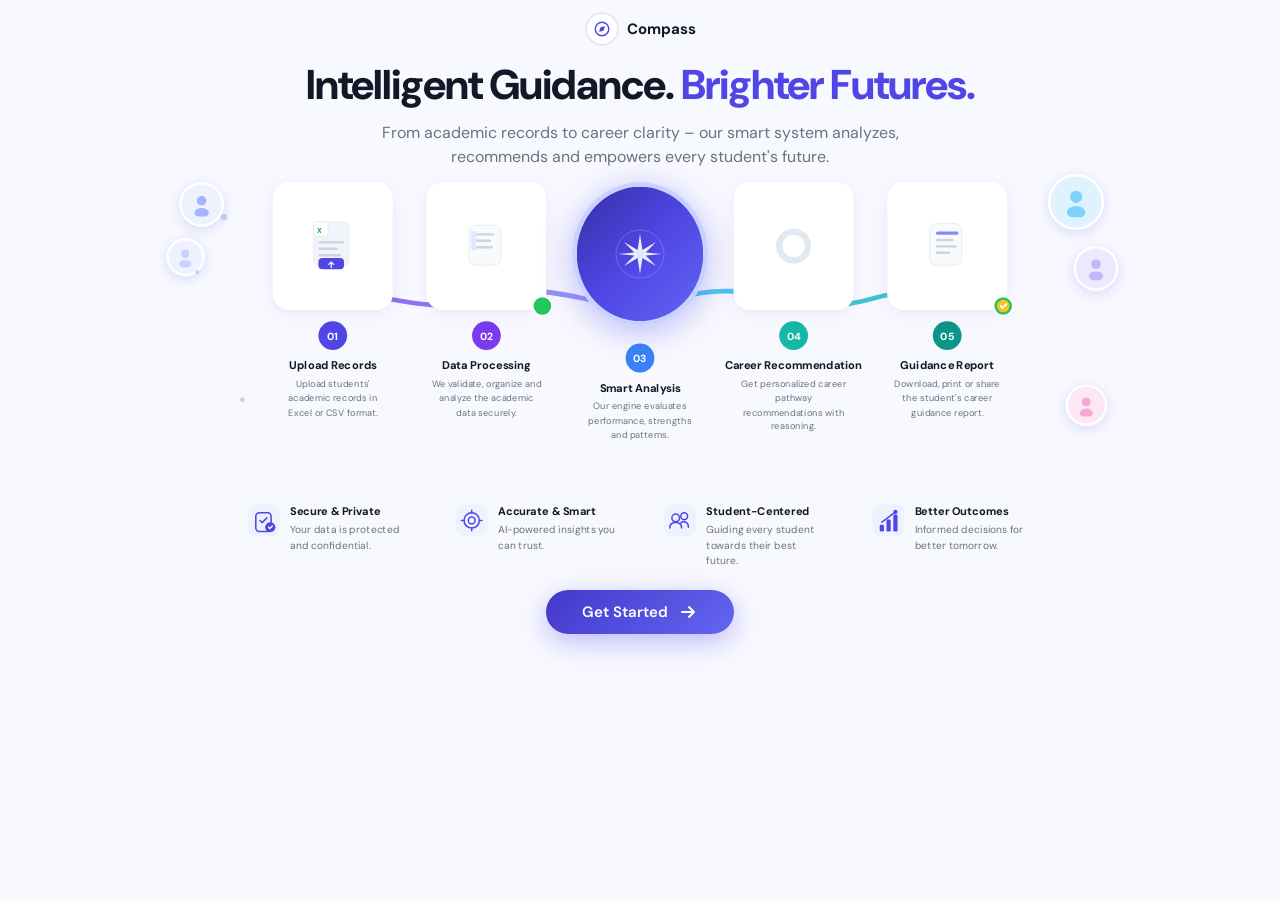
<file: templates/index.html>
<!DOCTYPE html>
<html lang="en">
<head>
<meta charset="UTF-8" />
<meta name="viewport" content="width=device-width, initial-scale=1.0" />
<title>CareerCompass – Intelligent Guidance. Brighter Futures.</title>
<link href="https://fonts.googleapis.com/css2?family=DM+Sans:wght@400;500;600;700&family=DM+Serif+Display:ital@0;1&display=swap" rel="stylesheet" />
<style>
  *, *::before, *::after { box-sizing: border-box; margin: 0; padding: 0; }
  :root {
    --purple: #4f46e5;
    --purple-light: #818cf8;
    --purple-pale: #eef2ff;
    --blue: #3b82f6;
    --teal: #14b8a6;
    --teal-light: #5eead4;
    --green: #22c55e;
    --gray-50: #f8f9ff;
    --gray-100: #f1f3fb;
    --gray-200: #e5e9f5;
    --gray-400: #9ca3af;
    --gray-600: #6b7280;
    --gray-900: #111827;
    --card-shadow: 0 4px 24px rgba(79,70,229,0.08), 0 1px 4px rgba(0,0,0,0.04);
    --card-shadow-hover: 0 8px 36px rgba(79,70,229,0.14), 0 2px 8px rgba(0,0,0,0.06);
  }

  body {
    font-family: 'DM Sans', sans-serif;
    background: var(--gray-50);
    color: var(--gray-900);
    min-height: 100vh;
    overflow-x: hidden;
  }

  /* ── NAV ── */
  nav {
    display: flex;
    justify-content: center;
    padding: 12px 0 0;
  }
  .logo {
    display: flex;
    align-items: center;
    gap: 8px;
    font-size: 15px;
    font-weight: 700;
    color: var(--gray-900);
    text-decoration: none;
  }
  .logo-icon {
    width: 34px;
    height: 34px;
    border-radius: 50%;
    border: 2px solid var(--gray-200);
    display: flex;
    align-items: center;
    justify-content: center;
    background: #fff;
  }
  .logo-icon svg { width: 18px; height: 18px; }

  /* ── HERO ── */
  .hero {
    text-align: center;
    padding: 16px 20px 5px;
  }
  .hero h1 {
    font-family: 'DM Sans', sans-serif;
    font-size: clamp(1.8rem, 4vw, 2.6rem);
    font-weight: 800;
    line-height: 1.12;
    color: var(--gray-900);
    margin-bottom: 12px;
    letter-spacing: -1px;
  }
  .hero h1 span { color: var(--purple); }
  .hero p {
    font-size: clamp(0.9rem, 1.8vw, 1rem);
    color: var(--gray-600);
    max-width: 580px;
    margin: 0 auto;
    line-height: 1.5;
  }

  /* ── FLOW SECTION ── */
  .flow-section {
    position: relative;
    padding: 10px 40px 10px;
    max-width: 1200px;
    margin: 0 auto;
    transform: scale(0.8);
    transform-origin: top center;
  }

  /* Floating student avatars */
  .avatar-float {
    position: absolute;
    display: flex;
    align-items: center;
    justify-content: center;
    border-radius: 50%;
    border: 3px solid #fff;
    box-shadow: 0 4px 16px rgba(79,70,229,0.18);
    overflow: hidden;
    background: var(--purple-pale);
  }
  .avatar-float svg { width: 60%; height: 60%; }
  .av1 { width: 56px; height: 56px; top: 10px; left: 24px; }
  .av2 { width: 48px; height: 48px; top: 80px; left: 8px; }
  .av3 { width: 70px; height: 70px; top: 0px; right: 20px; }
  .av4 { width: 56px; height: 56px; top: 90px; right: 2px; }
  .av5 { width: 52px; height: 52px; bottom: 30px; right: 16px; }

  /* Dot decorations */
  .dot {
    position: absolute;
    border-radius: 50%;
    background: var(--purple-light);
    opacity: 0.4;
  }
  .dot1 { width: 8px; height: 8px; top: 50px; left: 76px; }
  .dot2 { width: 5px; height: 5px; top: 120px; left: 44px; }
  .dot3 { width: 6px; height: 6px; bottom: 60px; left: 100px; }

  /* SVG wave connector */
  .wave-connector {
    position: absolute;
    top: 130px;
    left: 130px;
    right: 130px;
    height: 100px;
    pointer-events: none;
  }

  /* Cards row */
  .cards-row {
    display: flex;
    align-items: flex-start;
    justify-content: center;
    gap: 0;
    position: relative;
    z-index: 2;
    padding: 0 80px;
  }

  .step-wrapper {
    display: flex;
    flex-direction: column;
    align-items: center;
    flex: 1;
    min-width: 0;
  }

  .step-card {
    width: 150px;
    height: 160px;
    background: #fff;
    border-radius: 20px;
    box-shadow: var(--card-shadow);
    display: flex;
    align-items: center;
    justify-content: center;
    position: relative;
    transition: box-shadow 0.2s, transform 0.2s;
    cursor: pointer;
  }
  .step-card:hover {
    box-shadow: var(--card-shadow-hover);
    transform: translateY(-4px);
  }

  /* Center compass card */
  .step-card.center {
    width: 170px;
    height: 180px;
    border-radius: 50%;
    background: linear-gradient(135deg, #3730a3 0%, #4f46e5 50%, #6366f1 100%);
    box-shadow: 0 8px 40px rgba(79,70,229,0.35);
    border: 6px solid #c7d2fe;
  }

  .card-icon { width: 80px; height: 80px; }
  .center .card-icon { width: 70px; height: 70px; }

  /* Badge checkmarks */
  .badge-check {
    position: absolute;
    bottom: -8px;
    right: -8px;
    width: 26px;
    height: 26px;
    background: var(--green);
    border-radius: 50%;
    border: 2px solid #fff;
    display: flex;
    align-items: center;
    justify-content: center;
  }
  .badge-check svg { width: 12px; height: 12px; }

  .badge-medal {
    position: absolute;
    bottom: -8px;
    right: -8px;
    width: 26px;
    height: 26px;
    background: var(--green);
    border-radius: 50%;
    border: 2px solid #fff;
    display: flex;
    align-items: center;
    justify-content: center;
  }

  /* Step numbers */
  .step-num {
    margin-top: 14px;
    width: 36px;
    height: 36px;
    border-radius: 50%;
    display: flex;
    align-items: center;
    justify-content: center;
    font-size: 13px;
    font-weight: 700;
    color: #fff;
  }
  .num-purple { background: var(--purple); }
  .num-violet { background: #7c3aed; }
  .num-blue   { background: var(--blue); }
  .num-teal   { background: var(--teal); }
  .num-teal2  { background: #0d9488; }

  .step-title {
    margin-top: 10px;
    font-size: 14px;
    font-weight: 700;
    color: var(--gray-900);
    text-align: center;
    padding: 0 4px;
  }
  .step-desc {
    margin-top: 6px;
    font-size: 11.5px;
    color: var(--gray-600);
    text-align: center;
    line-height: 1.55;
    max-width: 140px;
  }

  /* ── WAVE SVG behind cards ── */
  .wave-svg-wrap {
    position: absolute;
    top: 115px;
    left: 160px;
    right: 160px;
    height: 80px;
    z-index: 1;
  }

  /* ── FEATURES ROW ── */
  .features {
    display: flex;
    justify-content: center;
    gap: 0;
    padding: 0px 60px 0;
    max-width: 1100px;
    margin: -30px auto 0;
    transform: scale(0.85);
    transform-origin: top center;
  }
  .feature-item {
    display: flex;
    align-items: flex-start;
    gap: 12px;
    padding: 18px 28px;
    flex: 1;
  }
  .feature-icon {
    width: 38px;
    height: 38px;
    flex-shrink: 0;
    color: var(--purple);
  }
  .feature-text h4 {
    font-size: 13px;
    font-weight: 700;
    color: var(--gray-900);
    margin-bottom: 4px;
  }
  .feature-text p {
    font-size: 12px;
    color: var(--gray-600);
    line-height: 1.5;
  }

  /* ── CTA ── */
  .cta-wrap {
    display: flex;
    justify-content: center;
    padding: 0px 0 20px;
    margin-top: -10px;
  }
  .cta-btn {
    background: linear-gradient(135deg, #4338ca, #6366f1);
    color: #fff;
    border: none;
    border-radius: 50px;
    padding: 12px 36px;
    font-size: 15px;
    font-weight: 600;
    font-family: 'DM Sans', sans-serif;
    cursor: pointer;
    display: flex;
    align-items: center;
    gap: 10px;
    box-shadow: 0 8px 28px rgba(79,70,229,0.35);
    transition: transform 0.15s, box-shadow 0.15s;
    text-decoration: none;
  }
  .cta-btn:hover {
    transform: translateY(-2px);
    box-shadow: 0 12px 36px rgba(79,70,229,0.45);
  }
  @keyframes bounceRight {
    0%, 100% { transform: translateX(0); }
    50% { transform: translateX(4px); }
  }
  .cta-btn svg { 
    width: 20px; 
    height: 20px; 
    animation: bounceRight 1.5s infinite ease-in-out;
  }

  /* Animated wave using CSS */
  @keyframes waveShift { from { stroke-dashoffset: 0; } to { stroke-dashoffset: -60; } }

  /* ── CUSTOM SVG ANIMATIONS ── */
  @keyframes floatBob {
    0%, 100% { transform: translateY(0); }
    50% { transform: translateY(-12px); }
  }
  .av1 { animation: floatBob 4s ease-in-out infinite 0s; }
  .av2 { animation: floatBob 4s ease-in-out infinite 0.5s; }
  .av3 { animation: floatBob 4s ease-in-out infinite 1s; }
  .av4 { animation: floatBob 4s ease-in-out infinite 1.5s; }
  .av5 { animation: floatBob 4s ease-in-out infinite 2s; }

  @keyframes uploadBounce {
    0%, 100% { transform: translateY(0); }
    50% { transform: translateY(-4px); }
  }
  .step-card:hover .upload-arrow { animation: uploadBounce 1s ease-in-out infinite; }

  .badge-check svg path, .check-path {
    stroke-dasharray: 20;
    stroke-dashoffset: 20;
    transition: stroke-dashoffset 0.4s ease-out;
  }
  .step-card:hover .badge-check svg path, .step-card:hover .check-path { stroke-dashoffset: 0; }
  .step-card:hover .chk1 { transition-delay: 0s; }
  .step-card:hover .chk2 { transition-delay: 0.2s; }
  .step-card:hover .chk3 { transition-delay: 0.4s; }

  @keyframes spinCompass { 100% { transform: rotate(360deg); } }
  .compass-star { transform-origin: 35px 35px; }
  .step-card.center:hover .compass-star { animation: spinCompass 6s linear infinite; }

  .donut-arc {
    stroke-dasharray: 80;
    stroke-dashoffset: 80;
    transition: stroke-dashoffset 0.8s ease-out;
  }
  .step-card:hover .donut-arc { stroke-dashoffset: 0; }

  @keyframes pulseShield {
    0%, 100% { transform: scale(1); }
    50% { transform: scale(1.08); }
  }
  .feature-item:hover .feat-secure { animation: pulseShield 1s ease-in-out infinite; }
  
  @keyframes expandTarget {
    0% { transform: scale(0.9); opacity: 0.8; }
    50% { transform: scale(1.1); opacity: 1; }
    100% { transform: scale(0.9); opacity: 0.8; }
  }
  .feature-item:hover .feat-target { animation: expandTarget 1.5s ease-in-out infinite; }

  @keyframes nodBounce {
    0%, 100% { transform: translateY(0); }
    50% { transform: translateY(-2px); }
  }
  .feature-item:hover .feat-node { animation: nodBounce 1s ease-in-out infinite; }
  
  @keyframes arrowSlideUp {
    0% { transform: translate(-2px, 2px); opacity: 0.5; }
    100% { transform: translate(2px, -2px); opacity: 1; }
  }
  .feature-item:hover .feat-graph { animation: arrowSlideUp 0.6s ease-out forwards; }
</style>
</head>
<body>

<!-- NAV -->
<nav>
  <a href="#" class="logo">
    <div class="logo-icon">
      <svg viewBox="0 0 256 256" fill="none" style="color: var(--purple);">
        <rect width="256" height="256" fill="none"/>
        <circle cx="128" cy="128" r="96" fill="none" stroke="currentColor" stroke-width="20" stroke-linecap="round" stroke-linejoin="round"/>
        <polygon points="160 96 144 144 96 160 112 112 160 96" fill="currentColor" stroke="currentColor" stroke-width="16" stroke-linecap="round" stroke-linejoin="round"/>
      </svg>
    </div>
    <span>Compass</span>
  </a>
</nav>

<!-- HERO -->
<div class="hero">
  <h1>Intelligent Guidance. <span>Brighter Futures.</span></h1>
  <p>From academic records to career clarity – our smart system analyzes, recommends and empowers every student's future.</p>
</div>

<!-- FLOW SECTION -->
<div class="flow-section">

  <!-- Floating avatars left -->
  <div class="avatar-float av1">
    <svg viewBox="0 0 40 40" fill="none"><circle cx="20" cy="14" r="8" fill="#a5b4fc"/><ellipse cx="20" cy="34" rx="12" ry="8" fill="#a5b4fc"/></svg>
  </div>
  <div class="avatar-float av2">
    <svg viewBox="0 0 40 40" fill="none"><circle cx="20" cy="14" r="8" fill="#c7d2fe"/><ellipse cx="20" cy="34" rx="12" ry="8" fill="#c7d2fe"/></svg>
  </div>
  <!-- Floating avatars right -->
  <div class="avatar-float av3" style="background:#e0f2fe">
    <svg viewBox="0 0 40 40" fill="none"><circle cx="20" cy="13" r="8" fill="#7dd3fc"/><ellipse cx="20" cy="33" rx="12" ry="8" fill="#7dd3fc"/></svg>
  </div>
  <div class="avatar-float av4" style="background:#ede9fe">
    <svg viewBox="0 0 40 40" fill="none"><circle cx="20" cy="13" r="8" fill="#c4b5fd"/><ellipse cx="20" cy="33" rx="12" ry="8" fill="#c4b5fd"/></svg>
  </div>
  <div class="avatar-float av5" style="background:#fce7f3">
    <svg viewBox="0 0 40 40" fill="none"><circle cx="20" cy="13" r="8" fill="#f9a8d4"/><ellipse cx="20" cy="33" rx="12" ry="8" fill="#f9a8d4"/></svg>
  </div>

  <!-- Decorative dots -->
  <div class="dot dot1"></div>
  <div class="dot dot2"></div>
  <div class="dot dot3"></div>

  <!-- Wave SVG behind cards -->
  <div class="wave-svg-wrap">
    <svg viewBox="0 0 900 80" preserveAspectRatio="none" xmlns="http://www.w3.org/2000/svg" style="width:100%;height:100%">
      <defs>
        <linearGradient id="wg1" x1="0%" y1="0%" x2="100%" y2="0%">
          <stop offset="0%" stop-color="#7c3aed"/>
          <stop offset="45%" stop-color="#818cf8"/>
          <stop offset="55%" stop-color="#38bdf8"/>
          <stop offset="100%" stop-color="#14b8a6"/>
        </linearGradient>
      </defs>
      <path d="M0 40 C100 10, 150 70, 250 40 C350 10, 400 70, 500 40 C600 10, 650 70, 750 40 C820 20, 870 55, 900 40"
            fill="none" stroke="url(#wg1)" stroke-width="6" stroke-linecap="round" opacity="0.85"/>
    </svg>
  </div>

  <!-- Cards -->
  <div class="cards-row">

    <!-- Step 1 -->
    <div class="step-wrapper">
      <div class="step-card">
        <svg class="card-icon" viewBox="0 0 80 80" fill="none">
          <!-- Excel/file icon -->
          <rect x="16" y="10" width="44" height="54" rx="6" fill="#f1f5f9" stroke="#e2e8f0" stroke-width="1"/>
          <rect x="16" y="10" width="18" height="18" rx="3" fill="#fff" stroke="#e2e8f0" stroke-width="1"/>
          <text x="20" y="24" font-size="9" font-weight="700" fill="#16a34a">X</text>
          <!-- lines -->
          <rect x="22" y="34" width="32" height="3" rx="1.5" fill="#cbd5e1"/>
          <rect x="22" y="42" width="24" height="3" rx="1.5" fill="#cbd5e1"/>
          <rect x="22" y="50" width="28" height="3" rx="1.5" fill="#cbd5e1"/>
          <!-- Upload tray -->
          <rect x="22" y="55" width="32" height="14" rx="5" fill="#4f46e5"/>
          <path class="upload-arrow" d="M38 61 L38 67 M35 63 L38 60 L41 63" stroke="#fff" stroke-width="1.5" stroke-linecap="round"/>
        </svg>
      </div>
      <div class="step-num num-purple">01</div>
      <div class="step-title">Upload Records</div>
      <div class="step-desc">Upload students' academic records in Excel or CSV format.</div>
    </div>

    <!-- Step 2 -->
    <div class="step-wrapper">
      <div class="step-card">
        <svg class="card-icon" viewBox="0 0 80 80" fill="none">
          <rect x="18" y="14" width="40" height="50" rx="8" fill="#f8fafc" stroke="#e2e8f0" stroke-width="1"/>
          <rect x="26" y="24" width="24" height="3" rx="1.5" fill="#cbd5e1"/>
          <rect x="26" y="32" width="20" height="3" rx="1.5" fill="#cbd5e1"/>
          <rect x="26" y="40" width="22" height="3" rx="1.5" fill="#cbd5e1"/>
          <!-- checkmarks -->
          <circle cx="24" cy="25.5" r="4" fill="#e0e7ff"/>
          <path class="check-path chk1" d="M22 25.5 L23.5 27 L26.5 24" stroke="#4f46e5" stroke-width="1.5" stroke-linecap="round"/>
          <circle cx="24" cy="33.5" r="4" fill="#e0e7ff"/>
          <path class="check-path chk2" d="M22 33.5 L23.5 35 L26.5 32" stroke="#4f46e5" stroke-width="1.5" stroke-linecap="round"/>
          <circle cx="24" cy="41.5" r="4" fill="#e0e7ff"/>
          <path class="check-path chk3" d="M22 41.5 L23.5 43 L26.5 40" stroke="#4f46e5" stroke-width="1.5" stroke-linecap="round"/>
        </svg>
        <div class="badge-check">
          <svg viewBox="0 0 12 12" fill="none"><path d="M2 6 L5 9 L10 3" stroke="#fff" stroke-width="1.8" stroke-linecap="round"/></svg>
        </div>
      </div>
      <div class="step-num num-violet">02</div>
      <div class="step-title">Data Processing</div>
      <div class="step-desc">We validate, organize and analyze the academic data securely.</div>
    </div>

    <!-- Step 3 – Center compass -->
    <div class="step-wrapper">
      <div class="step-card center">
        <svg class="card-icon" viewBox="0 0 70 70" fill="none">
          <!-- compass star -->
          <circle cx="35" cy="35" r="30" fill="none" stroke="rgba(255,255,255,0.25)" stroke-width="1"/>
          <!-- 8-point star -->
          <g class="compass-star">
            <path d="M35 10 L38 30 L55 20 L42 33 L62 35 L42 37 L55 50 L38 40 L35 60 L32 40 L15 50 L28 37 L8 35 L28 33 L15 20 L32 30 Z" fill="rgba(255,255,255,0.9)"/>
          </g>
          <!-- center dot -->
          <circle cx="35" cy="35" r="5" fill="#e0e7ff"/>
        </svg>
      </div>
      <div class="step-num num-blue" style="margin-top:22px">03</div>
      <div class="step-title">Smart Analysis</div>
      <div class="step-desc">Our engine evaluates performance, strengths and patterns.</div>
    </div>

    <!-- Step 4 -->
    <div class="step-wrapper">
      <div class="step-card">
        <svg class="card-icon" viewBox="0 0 80 80" fill="none">
          <!-- Donut chart centered -->
          <circle cx="40" cy="40" r="18" fill="none" stroke="#e2e8f0" stroke-width="8"/>
          <path class="donut-arc" d="M40 22 A18 18 0 0 1 58 40" fill="none" stroke="#14b8a6" stroke-width="8" stroke-linecap="round"/>
          <path class="donut-arc" style="transition-delay: 0.3s;" d="M58 40 A18 18 0 0 1 40 58" fill="none" stroke="#38bdf8" stroke-width="8" stroke-linecap="round"/>
        </svg>
      </div>
      <div class="step-num num-teal">04</div>
      <div class="step-title">Career Recommendation</div>
      <div class="step-desc">Get personalized career pathway recommendations with reasoning.</div>
    </div>

    <!-- Step 5 -->
    <div class="step-wrapper">
      <div class="step-card">
        <svg class="card-icon" viewBox="0 0 80 80" fill="none">
          <rect x="18" y="12" width="40" height="52" rx="8" fill="#f8fafc" stroke="#e2e8f0" stroke-width="1"/>
          <rect x="26" y="22" width="28" height="4" rx="2" fill="#818cf8"/>
          <rect x="26" y="31" width="22" height="3" rx="1.5" fill="#cbd5e1"/>
          <rect x="26" y="39" width="26" height="3" rx="1.5" fill="#cbd5e1"/>
          <rect x="26" y="47" width="18" height="3" rx="1.5" fill="#cbd5e1"/>
        </svg>
        <div class="badge-medal">
          <svg viewBox="0 0 14 14" fill="none">
            <circle cx="7" cy="7" r="5" fill="#fbbf24"/>
            <path d="M5 7 L6.5 8.5 L9.5 5.5" stroke="#fff" stroke-width="1.5" stroke-linecap="round"/>
          </svg>
        </div>
      </div>
      <div class="step-num num-teal2">05</div>
      <div class="step-title">Guidance Report</div>
      <div class="step-desc">Download, print or share the student's career guidance report.</div>
    </div>

  </div>
</div>

<!-- FEATURES -->
<div class="features">
  <div class="feature-item">
    <svg class="feature-icon" viewBox="0 0 38 38" fill="none">
      <rect width="38" height="38" rx="10" fill="#eef2ff"/>
      <g class="feat-secure" style="transform-origin: 19px 21px;">
        <rect x="10" y="10" width="18" height="22" rx="4" stroke="#4f46e5" stroke-width="1.8" fill="none"/>
        <path d="M15 19 L17.5 21.5 L23 16" stroke="#4f46e5" stroke-width="1.8" stroke-linecap="round"/>
      </g>
      <circle cx="27" cy="27" r="6" fill="#4f46e5"/>
      <path d="M25 27 L26.5 28.5 L29.5 25.5" stroke="#fff" stroke-width="1.5" stroke-linecap="round"/>
    </svg>
    <div class="feature-text">
      <h4>Secure &amp; Private</h4>
      <p>Your data is protected and confidential.</p>
    </div>
  </div>

  <div class="feature-item">
    <svg class="feature-icon" viewBox="0 0 38 38" fill="none">
      <rect width="38" height="38" rx="10" fill="#eef2ff"/>
      <g class="feat-target" style="transform-origin: 19px 19px;">
        <circle cx="19" cy="19" r="9" stroke="#4f46e5" stroke-width="1.8" fill="none"/>
        <circle cx="19" cy="19" r="4" stroke="#4f46e5" stroke-width="1.8" fill="none"/>
      </g>
      <line x1="19" y1="10" x2="19" y2="7" stroke="#4f46e5" stroke-width="1.8" stroke-linecap="round"/>
      <line x1="19" y1="29" x2="19" y2="31" stroke="#4f46e5" stroke-width="1.8" stroke-linecap="round"/>
      <line x1="10" y1="19" x2="7" y2="19" stroke="#4f46e5" stroke-width="1.8" stroke-linecap="round"/>
      <line x1="28" y1="19" x2="31" y2="19" stroke="#4f46e5" stroke-width="1.8" stroke-linecap="round"/>
    </svg>
    <div class="feature-text">
      <h4>Accurate &amp; Smart</h4>
      <p>AI-powered insights you can trust.</p>
    </div>
  </div>

  <div class="feature-item">
    <svg class="feature-icon" viewBox="0 0 38 38" fill="none">
      <rect width="38" height="38" rx="10" fill="#eef2ff"/>
      <g class="feat-node">
        <circle cx="24" cy="14" r="4" stroke="#4f46e5" stroke-width="1.8" />
        <path d="M20 22 C21.5 20.5 24 20 26 21 C28 22 29 24 29 27" stroke="#4f46e5" stroke-width="1.8" stroke-linecap="round" />
      </g>
      <circle cx="14" cy="16" r="4.5" stroke="#4f46e5" stroke-width="1.8" fill="#eef2ff"/>
      <path d="M7 28 C7 23 10.5 21.5 14 21.5 C17.5 21.5 21 23 21 28" stroke="#4f46e5" stroke-width="1.8" stroke-linecap="round" fill="#eef2ff"/>
    </svg>
    <div class="feature-text">
      <h4>Student-Centered</h4>
      <p>Guiding every student towards their best future.</p>
    </div>
  </div>

  <div class="feature-item">
    <svg class="feature-icon" viewBox="0 0 38 38" fill="none">
      <rect width="38" height="38" rx="10" fill="#eef2ff"/>
      <rect x="9" y="24" width="5" height="8" rx="1.5" fill="#4f46e5"/>
      <rect x="17" y="18" width="5" height="14" rx="1.5" fill="#4f46e5"/>
      <rect x="25" y="12" width="5" height="20" rx="1.5" fill="#4f46e5"/>
      <path class="feat-graph" d="M11.5 21 L19.5 15 L27.5 9" stroke="#4f46e5" stroke-width="1.8" stroke-linecap="round"/>
      <circle cx="27.5" cy="9" r="2.5" fill="#4f46e5"/>
    </svg>
    <div class="feature-text">
      <h4>Better Outcomes</h4>
      <p>Informed decisions for better tomorrow.</p>
    </div>
  </div>
</div>

<!-- CTA -->
<div class="cta-wrap">
  <a href="/compass" class="cta-btn">
    Get Started
    <svg viewBox="0 0 20 20" fill="none"><path d="M4 10 H16 M11 5 L16 10 L11 15" stroke="#fff" stroke-width="2" stroke-linecap="round" stroke-linejoin="round"/></svg>
  </a>
</div>

</body>
</html>
</file>
